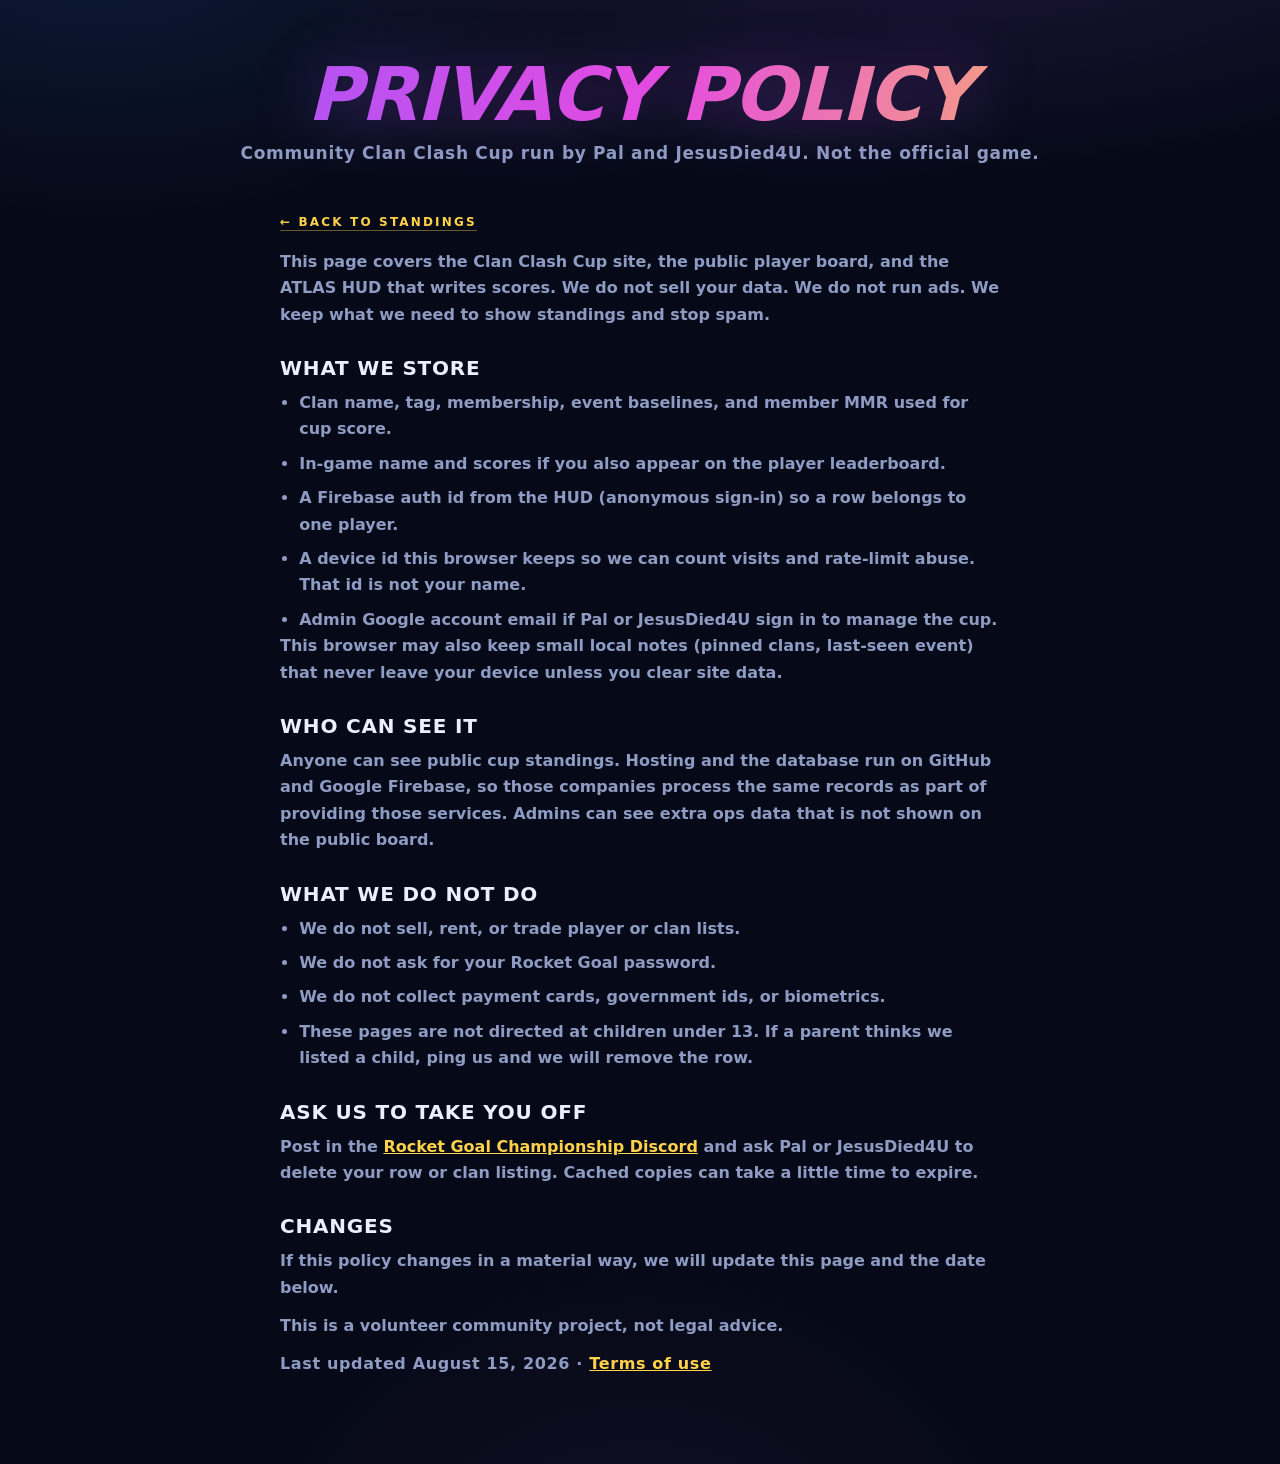
<file: privacy.html>
<!DOCTYPE html>
<html lang="en">
<head>
<meta charset="UTF-8">
<meta name="viewport" content="width=device-width, initial-scale=1.0">
<title>Privacy Policy — Clan Clash Cup</title>
<meta name="description" content="How the community Rocket Goal Clan Clash Cup collects and uses player data.">
<meta name="theme-color" content="#0C1230">
<meta http-equiv="Content-Security-Policy" content="default-src 'self'; style-src 'self' 'unsafe-inline' https://fonts.googleapis.com; font-src https://fonts.gstatic.com; img-src 'self' data:; object-src 'none'; base-uri 'self'">
<link rel="icon" type="image/png" sizes="32x32" href="assets/favicon-32.png">
<link rel="preconnect" href="https://fonts.googleapis.com">
<link rel="preconnect" href="https://fonts.gstatic.com" crossorigin>
<link rel="stylesheet" href="https://fonts.googleapis.com/css2?family=Chakra+Petch:ital,wght@0,500;0,600;0,700;1,600;1,700&family=Rajdhani:wght@500;600;700&display=swap">
<link rel="stylesheet" href="css/clash.css">
</head>
<body>
<div class="wrap">
  <header>
    <h1>Privacy Policy</h1>
    <p class="sub">Community Clan Clash Cup run by Pal and JesusDied4U. Not the official game.</p>
  </header>

  <article class="legal">
    <a class="legal-back" href="index.html">← Back to standings</a>
    <p>This page covers the Clan Clash Cup site, the public player board, and the ATLAS HUD that writes scores. We do not sell your data. We do not run ads. We keep what we need to show standings and stop spam.</p>

    <h2>What we store</h2>
    <ul>
      <li>Clan name, tag, membership, event baselines, and member MMR used for cup score.</li>
      <li>In-game name and scores if you also appear on the player leaderboard.</li>
      <li>A Firebase auth id from the HUD (anonymous sign-in) so a row belongs to one player.</li>
      <li>A device id this browser keeps so we can count visits and rate-limit abuse. That id is not your name.</li>
      <li>Admin Google account email if Pal or JesusDied4U sign in to manage the cup.</li>
    </ul>
    <p>This browser may also keep small local notes (pinned clans, last-seen event) that never leave your device unless you clear site data.</p>

    <h2>Who can see it</h2>
    <p>Anyone can see public cup standings. Hosting and the database run on GitHub and Google Firebase, so those companies process the same records as part of providing those services. Admins can see extra ops data that is not shown on the public board.</p>

    <h2>What we do not do</h2>
    <ul>
      <li>We do not sell, rent, or trade player or clan lists.</li>
      <li>We do not ask for your Rocket Goal password.</li>
      <li>We do not collect payment cards, government ids, or biometrics.</li>
      <li>These pages are not directed at children under 13. If a parent thinks we listed a child, ping us and we will remove the row.</li>
    </ul>

    <h2>Ask us to take you off</h2>
    <p>Post in the <a href="https://discord.gg/MDz7hsrh9m" target="_blank" rel="noopener noreferrer">Rocket Goal Championship Discord</a> and ask Pal or JesusDied4U to delete your row or clan listing. Cached copies can take a little time to expire.</p>

    <h2>Changes</h2>
    <p>If this policy changes in a material way, we will update this page and the date below.</p>
    <p>This is a volunteer community project, not legal advice.</p>
    <p class="legal-updated">Last updated August 15, 2026 · <a href="terms.html">Terms of use</a></p>
  </article>
</div>
</body>
</html>
</file>
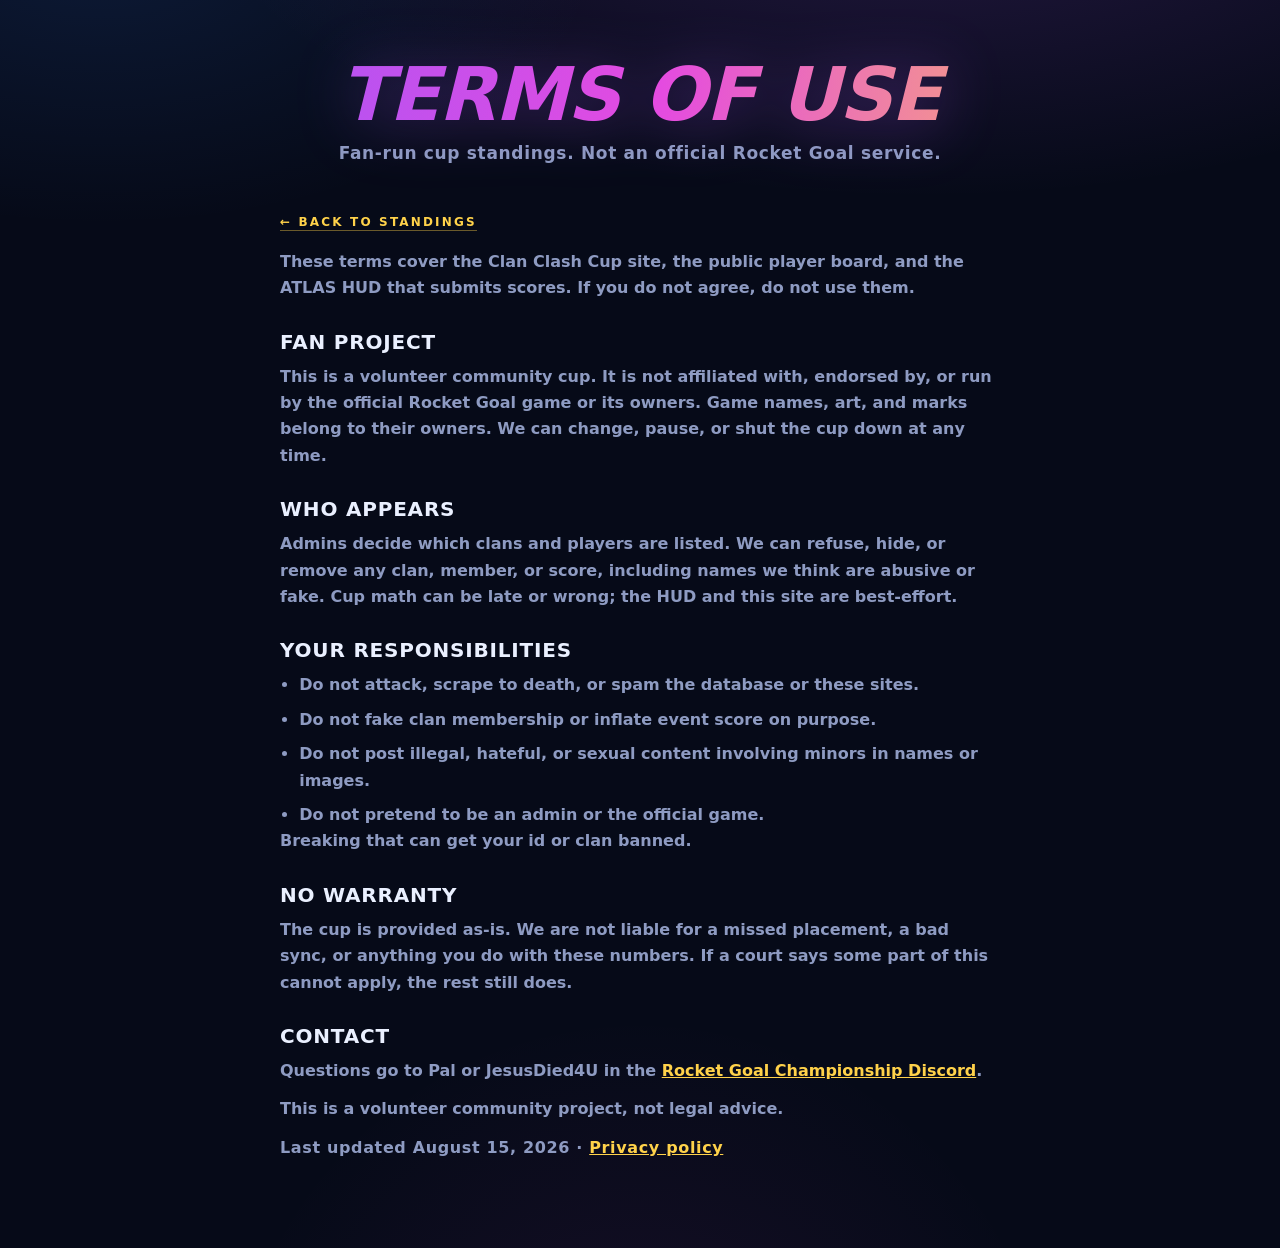
<file: terms.html>
<!DOCTYPE html>
<html lang="en">
<head>
<meta charset="UTF-8">
<meta name="viewport" content="width=device-width, initial-scale=1.0">
<title>Terms of Use — Clan Clash Cup</title>
<meta name="description" content="Terms for the community Rocket Goal Clan Clash Cup and related leaderboard.">
<meta name="theme-color" content="#0C1230">
<meta http-equiv="Content-Security-Policy" content="default-src 'self'; style-src 'self' 'unsafe-inline' https://fonts.googleapis.com; font-src https://fonts.gstatic.com; img-src 'self' data:; object-src 'none'; base-uri 'self'">
<link rel="icon" type="image/png" sizes="32x32" href="assets/favicon-32.png">
<link rel="preconnect" href="https://fonts.googleapis.com">
<link rel="preconnect" href="https://fonts.gstatic.com" crossorigin>
<link rel="stylesheet" href="https://fonts.googleapis.com/css2?family=Chakra+Petch:ital,wght@0,500;0,600;0,700;1,600;1,700&family=Rajdhani:wght@500;600;700&display=swap">
<link rel="stylesheet" href="css/clash.css">
</head>
<body>
<div class="wrap">
  <header>
    <h1>Terms of Use</h1>
    <p class="sub">Fan-run cup standings. Not an official Rocket Goal service.</p>
  </header>

  <article class="legal">
    <a class="legal-back" href="index.html">← Back to standings</a>
    <p>These terms cover the Clan Clash Cup site, the public player board, and the ATLAS HUD that submits scores. If you do not agree, do not use them.</p>

    <h2>Fan project</h2>
    <p>This is a volunteer community cup. It is not affiliated with, endorsed by, or run by the official Rocket Goal game or its owners. Game names, art, and marks belong to their owners. We can change, pause, or shut the cup down at any time.</p>

    <h2>Who appears</h2>
    <p>Admins decide which clans and players are listed. We can refuse, hide, or remove any clan, member, or score, including names we think are abusive or fake. Cup math can be late or wrong; the HUD and this site are best-effort.</p>

    <h2>Your responsibilities</h2>
    <ul>
      <li>Do not attack, scrape to death, or spam the database or these sites.</li>
      <li>Do not fake clan membership or inflate event score on purpose.</li>
      <li>Do not post illegal, hateful, or sexual content involving minors in names or images.</li>
      <li>Do not pretend to be an admin or the official game.</li>
    </ul>
    <p>Breaking that can get your id or clan banned.</p>

    <h2>No warranty</h2>
    <p>The cup is provided as-is. We are not liable for a missed placement, a bad sync, or anything you do with these numbers. If a court says some part of this cannot apply, the rest still does.</p>

    <h2>Contact</h2>
    <p>Questions go to Pal or JesusDied4U in the <a href="https://discord.gg/MDz7hsrh9m" target="_blank" rel="noopener noreferrer">Rocket Goal Championship Discord</a>.</p>
    <p>This is a volunteer community project, not legal advice.</p>
    <p class="legal-updated">Last updated August 15, 2026 · <a href="privacy.html">Privacy policy</a></p>
  </article>
</div>
</body>
</html>
</file>
<file: css/clash.css>
:root{
    --navy-0:#060A18; --navy-1:#0C1230; --navy-2:#131B44;
    --line:rgba(168,120,255,.15); --line-strong:rgba(168,120,255,.30);
    --grad-a:#A855F7; --grad-b:#E44BE0;
    --gold:#FFD24A; --silver:#C9D4E8; --bronze:#E09A5C;
    --gain:#4ADE80; --loss:#FB7185;
    --ink:#EAF0FF; --ink-dim:#8E9BC2;
    --display:'Chakra Petch',system-ui,sans-serif;
    --body:'Rajdhani',system-ui,sans-serif;
    --mono:ui-monospace,'SF Mono',monospace;
  }
  *{margin:0;padding:0;box-sizing:border-box}
  html{scrollbar-color:var(--grad-a) var(--navy-1)}
  body{
    font-family:var(--body);color:var(--ink);min-height:100vh;
    background:
      radial-gradient(1200px 560px at 72% -12%, rgba(168,85,247,.20), transparent 62%),
      radial-gradient(900px 500px at 8% -4%, rgba(56,132,255,.13), transparent 55%),
      radial-gradient(700px 700px at 50% 115%, rgba(228,75,224,.08), transparent 60%),
      var(--navy-0);
    padding:clamp(14px,3vw,44px);
  }
  .wrap{max-width:1020px;margin:0 auto}

  header{position:relative;text-align:center;margin-bottom:clamp(26px,4vw,48px)}
  .chips{display:flex;justify-content:center;gap:10px;flex-wrap:wrap}
  .chip{
    display:inline-flex;align-items:center;gap:8px;
    font-family:var(--display);font-weight:600;font-size:11.5px;letter-spacing:.26em;
    text-transform:uppercase;color:var(--ink-dim);
    border:1px solid var(--line);border-radius:999px;padding:8px 16px;
    background:rgba(12,18,48,.65);backdrop-filter:blur(4px);
  }
  .chip .dot{width:7px;height:7px;border-radius:50%;background:var(--gain);
    box-shadow:0 0 9px var(--gain);animation:pulse 2s infinite}
  .chip.ended .dot{background:var(--loss);box-shadow:0 0 9px var(--loss);animation:none}
  .chip.upcoming .dot{background:var(--gold);box-shadow:0 0 9px var(--gold)}
  .chip.sync .dot{background:var(--ink-dim);box-shadow:none;animation:none}
  .chip.sync.stale{color:var(--gold);border-color:rgba(255,210,74,.4)}
  .chip.sync.stale .dot{background:var(--gold);box-shadow:0 0 9px var(--gold)}
  .chip strong{color:var(--ink);font-variant-numeric:tabular-nums;letter-spacing:.12em}
  @keyframes pulse{50%{opacity:.35}}

  h1{
    font-family:var(--display);font-style:italic;font-weight:700;
    font-size:clamp(40px,7.4vw,74px);line-height:.98;letter-spacing:-.015em;
    margin:20px 0 12px;text-transform:uppercase;
    background:linear-gradient(93deg,var(--grad-a) 8%,var(--grad-b) 52%,var(--gold) 108%);
    -webkit-background-clip:text;background-clip:text;color:transparent;
    filter:drop-shadow(0 6px 30px rgba(168,85,247,.38));
  }
  .sub{color:var(--ink-dim);font-size:17px;font-weight:600;letter-spacing:.04em}
  .halt-banner{margin-top:10px;color:var(--gold);font-size:15px;font-weight:700;letter-spacing:.04em}
  .sub b{color:var(--ink)}
  .sub b.grinding{color:var(--gain);display:inline-flex;align-items:center;gap:6px}
  .sub b.grinding .live-dot{
    width:7px;height:7px;border-radius:50%;background:var(--gain);
    box-shadow:0 0 8px var(--gain);animation:pulse 1.6s infinite;
  }

  .data-state{
    display:flex;align-items:center;justify-content:center;gap:10px;
    margin:0 0 18px;padding:10px 16px;border-radius:12px;
    font-size:14px;font-weight:600;color:var(--ink-dim);
    background:rgba(12,18,48,.72);border:1px solid var(--line);
  }
  .data-state strong{
    flex:none;font:700 11px var(--display);letter-spacing:.18em;
    text-transform:uppercase;color:var(--ink);
  }
  .data-state[data-mode="live"]{border-color:rgba(74,222,128,.3)}
  .data-state[data-mode="live"] strong{color:var(--gain)}
  .data-state[data-mode="degraded"],
  .data-state[data-mode="demo"]{border-color:rgba(255,210,74,.35);background:rgba(255,210,74,.07)}
  .data-state[data-mode="degraded"] strong,
  .data-state[data-mode="demo"] strong{color:var(--gold)}

  .waiting-roster{
    display:grid;grid-template-columns:minmax(250px,.8fr) 1.2fr;gap:20px;
    align-items:center;margin:0 0 18px;padding:16px 18px;border-radius:14px;
    background:rgba(255,210,74,.055);border:1px solid rgba(255,210,74,.22);
  }
  .waiting-roster[hidden]{display:none}
  .waiting-copy{display:flex;flex-direction:column;gap:3px}
  .waiting-copy strong{font:700 15px var(--display);color:var(--ink)}
  .waiting-copy>span:last-child{color:var(--ink-dim);font-size:13px}
  .waiting-kicker{
    color:var(--gold);font:700 10px var(--display);
    letter-spacing:.22em;text-transform:uppercase;
  }
  .waiting-groups{display:flex;flex-direction:column;gap:5px;color:var(--ink-dim);font-size:13px}
  .waiting-groups b{color:var(--ink);font-family:var(--display);margin-right:5px}

  .podium{display:grid;grid-template-columns:1fr 1.15fr 1fr;gap:14px;align-items:end;
    margin:clamp(26px,4vw,40px) 0}
  .step{
    position:relative;border-radius:16px;padding:22px 18px 18px;text-align:center;
    background:linear-gradient(180deg,rgba(20,28,68,.85),rgba(12,18,48,.9));
    border:1px solid var(--line);overflow:hidden;
    box-shadow:0 16px 44px rgba(0,0,0,.4);
  }
  .step::before{content:"";position:absolute;inset:0 0 auto 0;height:3px;
    background:var(--metal,var(--line-strong));box-shadow:0 0 18px var(--metal,transparent)}
  .step.p1{--metal:var(--gold);padding-top:30px;padding-bottom:26px;
    background:linear-gradient(180deg,rgba(48,38,10,.35),rgba(12,18,48,.92)),
               linear-gradient(180deg,rgba(20,28,68,.85),rgba(12,18,48,.9))}
  .step.p2{--metal:var(--silver)} .step.p3{--metal:var(--bronze)}
  .step .place{font-family:var(--display);font-style:italic;font-weight:700;font-size:15px;
    letter-spacing:.3em;color:var(--metal);text-transform:uppercase}
  .step .crest{width:54px;height:54px;margin:12px auto 10px;border-radius:14px;
    display:flex;align-items:center;justify-content:center;
    font-family:var(--display);font-weight:700;font-size:17px;font-style:italic;
    background:rgba(255,255,255,.05);border:1px solid var(--line-strong);
    color:var(--accent,var(--ink));box-shadow:inset 0 0 22px rgba(168,85,247,.12)}
  .step.p1 .crest{width:64px;height:64px;font-size:20px}
  .step .cname{font-family:var(--display);font-weight:700;font-size:17px;letter-spacing:.02em}
  .step .cmeta{font-size:13px;color:var(--ink-dim);font-weight:600;margin-top:2px}
  .step .cscore{font-family:var(--display);font-weight:700;font-size:26px;margin-top:10px;
    color:var(--gain);font-variant-numeric:tabular-nums}
  .step.p1 .cscore{font-size:32px}
  .step .cscore.neg{color:var(--loss)}
  .step .cscore small{display:block;font-size:10.5px;letter-spacing:.22em;
    color:var(--ink-dim);font-weight:600;margin-top:2px;text-transform:uppercase}

  .controls{
    display:grid;grid-template-columns:auto 1fr 190px auto;gap:12px;
    align-items:center;margin-bottom:18px;
  }
  .actions{display:inline-flex;gap:6px}
  .act{
    width:38px;height:38px;border-radius:10px;
    background:rgba(12,18,48,.65);border:1px solid var(--line);
    color:var(--ink-dim);font-size:16px;cursor:pointer;
    display:flex;align-items:center;justify-content:center;
    transition:color .16s,border-color .16s,transform .1s;
  }
  .act:hover{color:var(--ink);border-color:var(--line-strong)}
  .act:active{transform:scale(.94)}
  .act.on{color:var(--gain);border-color:rgba(74,222,128,.4);
    background:rgba(74,222,128,.08)}
  .act:focus-visible{outline:2px solid var(--grad-a);outline-offset:2px}
  .toast{
    position:fixed;bottom:24px;left:50%;transform:translateX(-50%);
    padding:10px 18px;border-radius:999px;
    background:rgba(12,18,48,.92);border:1px solid var(--line-strong);
    color:var(--ink);font-family:var(--display);font-size:12px;
    font-weight:600;letter-spacing:.14em;text-transform:uppercase;
    backdrop-filter:blur(6px);box-shadow:0 12px 32px rgba(0,0,0,.5);
    z-index:60;animation:toastIn .24s ease-out;
  }
  @keyframes toastIn{ from{opacity:0;transform:translate(-50%,10px)} to{opacity:1;transform:translate(-50%,0)} }

  .admin-access{
    position:absolute;top:0;right:0;
    display:grid;grid-template-columns:auto auto;gap:6px 10px;justify-items:end;
    font-family:var(--display);
  }
  .admin-access button{
    padding:7px 12px;border-radius:999px;cursor:pointer;
    color:var(--ink-dim);background:rgba(12,18,48,.72);
    border:1px solid var(--line);font:600 11px var(--display);
    letter-spacing:.08em;
  }
  .admin-access button:hover{color:var(--ink);border-color:var(--line-strong)}
  .admin-access button:focus-visible{outline:2px solid var(--grad-a);outline-offset:2px}
  .admin-access button:disabled{opacity:.45;cursor:not-allowed}
  #adminUserEmail{align-self:center;color:var(--ink-dim);font-size:11px}
  #adminAuthNote{
    grid-column:1/-1;max-width:300px;text-align:right;
    color:var(--ink-dim);font-size:10px;line-height:1.35;
  }

  .admin-panel{
    margin:0 0 20px;padding:24px;
    background:rgba(12,18,48,.9);border:1px solid var(--line-strong);
    border-radius:18px;box-shadow:0 22px 64px rgba(0,0,0,.38);
  }
  .admin-panel[hidden]{display:none}
  .admin-panel-head{
    display:grid;grid-template-columns:1fr minmax(220px,320px);
    align-items:end;gap:24px;margin-bottom:16px;
  }
  .admin-kicker{
    display:block;margin-bottom:5px;color:var(--gold);
    font:700 10px var(--display);letter-spacing:.24em;text-transform:uppercase;
  }
  .admin-panel h2,.admin-disband-card h2{
    font:700 24px/1.15 var(--display);letter-spacing:.01em;
  }
  .admin-panel-head p,.admin-disband-card p{
    margin-top:5px;color:var(--ink-dim);font-size:15px;line-height:1.4;
  }
  #adminClanSearch,.admin-disband-card textarea{
    width:100%;padding:11px 13px;border-radius:10px;
    color:var(--ink);background:rgba(6,10,24,.7);
    border:1px solid var(--line);outline:none;
    font:600 14px var(--body);
  }
  #adminClanSearch:focus,.admin-disband-card textarea:focus{border-color:var(--grad-a)}
  .admin-lock-note{
    padding:9px 12px;margin-bottom:8px;border-radius:9px;
    color:var(--gold);background:rgba(255,210,74,.07);
    font-size:13px;font-weight:600;
  }
  .admin-clan-list{display:flex;flex-direction:column}
  .admin-clan{
    display:grid;grid-template-columns:1fr auto;gap:18px;align-items:center;
    padding:13px 4px;border-bottom:1px solid var(--line);
  }
  .admin-clan:last-child{border-bottom:0}
  .admin-clan-copy{display:flex;flex-direction:column;gap:3px;min-width:0}
  .admin-clan-copy strong{
    overflow:hidden;text-overflow:ellipsis;white-space:nowrap;
    font:700 15px var(--display);
  }
  .admin-clan-copy span{color:var(--ink-dim);font-size:12px}
  .admin-clan-copy .admin-duplicate{color:var(--loss);font-weight:700}
  .admin-empty{padding:24px 0;color:var(--ink-dim);text-align:center}
  .admin-danger,.admin-secondary{
    padding:9px 13px;border-radius:9px;cursor:pointer;
    font:700 11px var(--display);letter-spacing:.05em;
  }
  .admin-danger{
    color:#FFE4E9;background:rgba(251,113,133,.12);
    border:1px solid rgba(251,113,133,.42);
  }
  .admin-danger:hover:not(:disabled){background:rgba(251,113,133,.2)}
  .admin-danger:disabled{opacity:.48;cursor:not-allowed}
  .admin-secondary{color:var(--ink);background:transparent;border:1px solid var(--line)}
  .admin-secondary:hover{border-color:var(--line-strong)}
  .admin-danger:focus-visible,.admin-secondary:focus-visible{
    outline:2px solid var(--grad-a);outline-offset:2px;
  }
  .admin-disband-card{max-width:560px}
  .admin-disband-card label{
    display:block;margin:20px 0 7px;
    color:var(--ink);font:700 12px var(--display);
  }
  .admin-disband-card textarea{resize:vertical;min-height:110px;line-height:1.5}
  .admin-error{min-height:20px!important;color:var(--loss)!important;font-weight:700}
  .admin-disband-actions{display:flex;justify-content:flex-end;gap:9px;margin-top:14px}

  @media (max-width:760px){
    .admin-access{
      position:static;display:flex;justify-content:center;align-items:center;
      flex-wrap:wrap;margin-bottom:16px;
    }
    #adminAuthNote{flex-basis:100%;max-width:none;text-align:center}
    .admin-panel{padding:18px}
    .admin-panel-head{grid-template-columns:1fr;gap:14px}
    .admin-clan{grid-template-columns:1fr}
    .admin-clan .admin-danger{justify-self:start}
  }

  /* Pick banner while the user is picking a compare partner. */
  .pick-banner{
    position:fixed;bottom:24px;left:50%;transform:translateX(-50%);
    display:flex;align-items:center;gap:14px;z-index:55;
    padding:11px 18px;border-radius:999px;
    background:rgba(168,85,247,.18);border:1px solid var(--grad-a);
    color:var(--ink);font-family:var(--display);font-size:12px;
    font-weight:600;letter-spacing:.14em;text-transform:uppercase;
    backdrop-filter:blur(6px);box-shadow:0 12px 32px rgba(0,0,0,.5);
    animation:toastIn .24s ease-out;
  }
  .pick-banner[hidden]{display:none}
  .pick-banner b{color:var(--grad-a);letter-spacing:.05em}
  .link-btn{
    background:transparent;border:none;color:var(--ink-dim);
    font:inherit;cursor:pointer;text-decoration:underline;letter-spacing:.14em;
  }
  .link-btn:hover{color:var(--ink)}

  /* Compare modal */
  .modal{position:fixed;inset:0;z-index:100;display:flex;align-items:center;justify-content:center;padding:20px}
  .modal[hidden]{display:none}
  .modal-scrim{position:absolute;inset:0;background:rgba(6,10,24,.7);backdrop-filter:blur(6px)}
  .modal-card{
    position:relative;max-width:960px;width:100%;max-height:90vh;overflow:auto;
    background:linear-gradient(180deg,rgba(19,27,68,.98),rgba(12,18,48,.98));
    border:1px solid var(--line-strong);border-radius:20px;
    box-shadow:0 30px 80px rgba(0,0,0,.6),inset 0 1px 0 rgba(255,255,255,.05);
    padding:28px 28px 24px;color:var(--ink);
  }
  .cmp-close{position:absolute;top:14px;right:14px;
    width:34px;height:34px;border-radius:50%;
    background:transparent;border:1px solid var(--line);color:var(--ink-dim);
    font-size:16px;cursor:pointer;line-height:1;
    display:flex;align-items:center;justify-content:center;
  }
  .cmp-close:hover{color:var(--ink);border-color:var(--line-strong)}
  .cmp-shot{position:absolute;top:14px;right:56px;
    width:34px;height:34px;border-radius:50%;
    background:transparent;border:1px solid var(--line);color:var(--ink-dim);
    font-size:15px;cursor:pointer;line-height:1;
    display:flex;align-items:center;justify-content:center;
  }
  .cmp-shot:hover{color:var(--ink);border-color:var(--line-strong)}
  .cmp-title{font-family:var(--display);font-weight:700;font-style:italic;font-size:22px;
    text-transform:uppercase;letter-spacing:.05em;margin-bottom:6px}
  .cmp-sub{color:var(--ink-dim);font-size:13px;font-weight:600;margin-bottom:20px}
  .cmp-grid{display:grid;grid-template-columns:1fr auto 1fr;gap:14px;align-items:stretch}
  .cmp-side{
    padding:18px;border-radius:16px;
    background:rgba(12,18,48,.6);border:1px solid var(--line);
    display:flex;flex-direction:column;gap:12px;
  }
  .cmp-side-head{display:flex;align-items:center;gap:14px}
  .cmp-side-head>div:last-child{min-width:0}
  .cmp-side-head .cname{font-family:var(--display);font-weight:700;font-size:20px;letter-spacing:.02em;
    white-space:nowrap;overflow:hidden;text-overflow:ellipsis}
  .cmp-side-head .cmeta{color:var(--ink-dim);font-size:12px;font-weight:600}
  .cmp-score{font-family:var(--display);font-weight:700;font-size:34px;
    font-variant-numeric:tabular-nums;color:var(--gain)}
  .cmp-score.neg{color:var(--loss)} .cmp-score.zero{color:var(--ink-dim)}
  .cmp-gap{
    align-self:start;margin-top:84px;font-family:var(--display);font-weight:700;
    font-size:28px;color:var(--gold);text-align:center;
    text-shadow:0 0 16px rgba(255,210,74,.5);
  }
  .cmp-gap small{display:block;font-size:10.5px;letter-spacing:.22em;
    color:var(--ink-dim);font-weight:600;margin-top:2px}
  .cmp-contribs{list-style:none;display:flex;flex-direction:column;gap:6px}
  .cmp-contribs li{
    display:grid;grid-template-columns:minmax(0,1fr) 7ch;gap:10px;align-items:center;
    padding:6px 10px;border-radius:8px;background:rgba(255,255,255,.02);
  }
  .cmp-contribs .n{min-width:0;overflow:hidden;text-overflow:ellipsis;white-space:nowrap;
    font-family:var(--display);font-weight:600;font-size:13px}
  .cmp-contribs .d{inline-size:7ch;text-align:left;justify-self:end;
    font-family:var(--display);font-weight:700;font-variant-numeric:tabular-nums;color:var(--gain)}
  .cmp-contribs .d.neg{color:var(--loss)} .cmp-contribs .d.none{color:var(--ink-dim)}

  @media (max-width:680px){
    .cmp-grid{grid-template-columns:1fr;gap:10px}
    .cmp-gap{align-self:center;margin-top:0;padding:6px 0}
  }
  .tabs{
    display:inline-flex;border:1px solid var(--line);border-radius:999px;
    padding:3px;background:rgba(12,18,48,.65);backdrop-filter:blur(4px);
  }
  .tab{
    font-family:var(--display);font-weight:600;font-size:11.5px;
    letter-spacing:.22em;text-transform:uppercase;
    padding:8px 16px;border-radius:999px;
    background:transparent;border:none;color:var(--ink-dim);cursor:pointer;
    transition:color .16s ease,background .16s ease;
  }
  .tab.active{
    background:linear-gradient(93deg,var(--grad-a),var(--grad-b));
    color:var(--ink);
  }
  .tab:focus-visible{outline:2px solid var(--grad-a);outline-offset:2px}
  .controls input[type=search],.controls select{
    font-family:var(--display);font-weight:600;font-size:13px;
    color:var(--ink);background:rgba(12,18,48,.65);
    border:1px solid var(--line);border-radius:12px;
    padding:10px 14px;letter-spacing:.02em;
    outline:none;transition:border-color .16s ease;
    -webkit-appearance:none;appearance:none;
  }
  .controls input[type=search]:focus,.controls select:focus{border-color:var(--line-strong)}
  .controls input[type=search]:focus-visible,.controls select:focus-visible,
  #adminClanSearch:focus-visible,.admin-disband-card textarea:focus-visible,
  .archive-toolbar select:focus-visible,.archive-clear:focus-visible,
  .replay-range input:focus-visible{
    outline:2px solid var(--grad-a);outline-offset:2px;
  }
  .controls input:disabled,.controls select:disabled{opacity:.42;cursor:not-allowed}
  .controls input[type=search]{min-width:0;width:100%}
  .controls input[type=search]::placeholder{color:var(--ink-dim)}
  .controls select{
    background-image:linear-gradient(45deg,transparent 50%,var(--ink-dim) 50%),
      linear-gradient(135deg,var(--ink-dim) 50%,transparent 50%);
    background-position:calc(100% - 18px) 50%,calc(100% - 13px) 50%;
    background-size:5px 5px,5px 5px;background-repeat:no-repeat;
    padding-right:34px;
  }

  .board{
    background:linear-gradient(180deg,rgba(19,27,68,.72),rgba(12,18,48,.86));
    border:1px solid var(--line);border-radius:18px;backdrop-filter:blur(6px);
    box-shadow:0 22px 64px rgba(0,0,0,.46), inset 0 1px 0 rgba(255,255,255,.04);
    overflow:hidden;
  }
  .board-head{
    display:grid;grid-template-columns:64px 1fr 150px 44px;gap:12px;align-items:center;
    padding:15px 100px 15px 22px;border-bottom:1px solid var(--line);
    font-family:var(--display);font-size:11px;font-weight:600;letter-spacing:.26em;
    text-transform:uppercase;color:var(--ink-dim);
    position:sticky;top:0;background:rgba(12,18,48,.92);backdrop-filter:blur(8px);z-index:5;
  }
  .board-head .num{text-align:right}

  .clan{border-bottom:1px solid var(--line);position:relative}
  .clan:last-child{border-bottom:none}
  .clan.pinned{background:linear-gradient(90deg,rgba(255,210,74,.05),transparent 40%)}
  .pin-btn{
    position:absolute;top:14px;right:22px;z-index:2;
    width:26px;height:26px;border-radius:50%;
    background:transparent;border:none;cursor:pointer;
    color:var(--ink-dim);font-size:14px;padding:0;
    display:flex;align-items:center;justify-content:center;
    transition:color .16s ease,transform .16s ease;
  }
  .pin-btn:hover{color:var(--gold);transform:scale(1.15)}
  .pin-btn:focus-visible{outline:2px solid var(--grad-a);outline-offset:2px;border-radius:50%}
  .clan.pinned .pin-btn{color:var(--gold);text-shadow:0 0 10px rgba(255,210,74,.5)}
  .vs-btn{
    position:absolute;top:14px;right:56px;z-index:2;
    height:24px;padding:0 10px;border-radius:999px;
    background:transparent;border:1px solid var(--line);cursor:pointer;
    color:var(--ink-dim);font-family:var(--display);font-weight:700;
    font-size:10px;letter-spacing:.16em;text-transform:uppercase;
    transition:color .16s,border-color .16s,background .16s;
  }
  .vs-btn:hover{color:var(--ink);border-color:var(--line-strong)}
  .vs-btn.on{color:var(--ink);background:linear-gradient(93deg,var(--grad-a),var(--grad-b));border-color:transparent}
  .vs-btn:focus-visible{outline:2px solid var(--grad-a);outline-offset:2px}
  .clan-row{
    display:grid;grid-template-columns:64px 1fr 150px 44px;gap:12px;align-items:center;
    width:100%;padding:17px 100px 17px 22px;background:none;border:none;cursor:pointer;
    color:inherit;font:inherit;text-align:left;transition:background .16s ease;
  }
  .clan-row:hover{background:rgba(168,85,247,.07)}
  .clan-row:focus-visible{outline:2px solid var(--grad-a);outline-offset:-2px;border-radius:8px}

  .rank{font-family:var(--display);font-style:italic;font-weight:700;font-size:25px;color:var(--ink-dim)}
  .rank.r1{color:var(--gold);text-shadow:0 0 18px rgba(255,210,74,.4)}
  .rank.r2{color:var(--silver)} .rank.r3{color:var(--bronze)}

  .clan-id{display:flex;align-items:center;gap:14px;min-width:0}
  .crest-sm{flex:none;width:42px;height:42px;border-radius:11px;
    display:flex;align-items:center;justify-content:center;
    font-family:var(--display);font-weight:700;font-size:13px;font-style:italic;
    background:rgba(255,255,255,.045);border:1px solid var(--line-strong);
    color:var(--accent,var(--ink))}
  .clan-text{display:flex;flex-direction:column;gap:7px;min-width:0;flex:1}
  .clan-name-line{display:flex;align-items:baseline;gap:9px;flex-wrap:wrap}
  .clan-tag{font-family:var(--display);font-weight:700;font-size:18px;letter-spacing:.02em}
  .clan-meta{font-size:13px;color:var(--ink-dim);font-weight:600;letter-spacing:.03em}

  .momentum{
    display:inline-flex;align-items:center;gap:5px;
    font-family:var(--display);font-weight:700;font-size:11px;
    letter-spacing:.06em;padding:3px 8px;border-radius:6px;
    border:1px solid transparent;font-variant-numeric:tabular-nums;
    white-space:nowrap;
  }
  .momentum.hot{color:var(--gain);border-color:rgba(74,222,128,.35);
    background:rgba(74,222,128,.08);text-shadow:0 0 6px rgba(74,222,128,.4)}
  .momentum.cold{color:var(--loss);border-color:rgba(251,113,133,.35);
    background:rgba(251,113,133,.06)}
  .momentum.flat{color:var(--ink-dim);border-color:var(--line);
    background:rgba(255,255,255,.02)}
  .projection{margin-top:8px;font-family:var(--display);font-size:11px;
    letter-spacing:.18em;text-transform:uppercase;color:var(--ink-dim)}
  .projection b{color:var(--gold);font-weight:700;font-variant-numeric:tabular-nums}

  .relay{display:flex;height:8px;border-radius:999px;overflow:hidden;
    background:rgba(255,255,255,.05);max-width:480px}
  .relay span{display:block;height:100%;min-width:2px;transition:filter .15s ease}
  .relay span:hover{filter:brightness(1.4)}
  .relay.empty{background:repeating-linear-gradient(90deg,rgba(255,255,255,.05) 0 6px,transparent 6px 12px)}

  .clan-score{text-align:right}
  .clan-score .val{font-family:var(--display);font-weight:700;font-size:23px;color:var(--gain);
    font-variant-numeric:tabular-nums}
  .clan-score .val.neg{color:var(--loss)}
  .clan-score .val.zero{color:var(--ink-dim)}
  .clan-score .lbl{font-size:11px;color:var(--ink-dim);letter-spacing:.18em;
    text-transform:uppercase;font-weight:600}

  .chev{justify-self:center;color:var(--ink-dim);transition:transform .22s ease;font-size:12px}
  .clan.open .chev{transform:rotate(180deg);color:var(--grad-a)}

  .members{max-height:0;overflow:hidden;transition:max-height .3s ease}
  .clan.open .members{max-height:900px}
  .members-inner{padding:2px 22px 20px}
  table{width:100%;border-collapse:collapse}
  thead th{font-family:var(--display);font-size:10px;font-weight:600;letter-spacing:.24em;
    text-transform:uppercase;color:var(--ink-dim);text-align:left;
    padding:8px 10px;border-bottom:1px solid var(--line)}
  thead th.num,td.num{text-align:right;font-variant-numeric:tabular-nums}
  tbody td{padding:10px;font-size:15px;font-weight:600;border-bottom:1px solid rgba(168,120,255,.07)}
  tbody tr:last-child td{border-bottom:none}
  .m-name{display:flex;align-items:center;gap:10px;min-width:0}
  .ava{flex:none;width:28px;height:28px;border-radius:8px;
    display:flex;align-items:center;justify-content:center;
    font-family:var(--display);font-weight:700;font-size:11px;
    background:rgba(255,255,255,.05);border:1px solid var(--line);
    color:var(--seg,var(--ink-dim));position:relative}
  /* Freshness dot — signals when a player last synced their MMR. */
  .ava::after{
    content:"";position:absolute;top:-3px;right:-3px;
    width:9px;height:9px;border-radius:50%;
    border:2px solid var(--navy-1);background:var(--ink-dim);
    transition:background .3s ease,box-shadow .3s ease,opacity .3s ease;
  }
  .ava.sync-hot::after{background:var(--gain);box-shadow:0 0 8px var(--gain);animation:pulse 1.6s infinite}
  .ava.sync-warm::after{background:var(--gold);box-shadow:0 0 6px rgba(255,210,74,.5)}
  .ava.sync-cold::after{background:var(--ink-dim);opacity:.5}
  .ava.sync-none::after{display:none}
  /* MVP crown next to the top individual contributor across all clans. */
  .mvp-crown{font-size:14px;color:var(--gold);
    text-shadow:0 0 10px rgba(255,210,74,.6);
    animation:pulse 2.4s infinite;line-height:1}
  /* Row flashes green for a beat when its delta just increased. */
  tbody tr.just-gained{animation:rowFlash 2.4s ease-out}
  @keyframes rowFlash{
    0%{background:rgba(74,222,128,.22)}
    60%{background:rgba(74,222,128,.08)}
    100%{background:transparent}
  }
  /* Active clan pulse — visible on the crest without expanding the row. */
  .crest-sm.active,.crest.active{
    box-shadow:0 0 0 0 rgba(74,222,128,.55);
    animation:activePulse 2s infinite;
  }
  @keyframes activePulse{
    0%{box-shadow:0 0 0 0 rgba(74,222,128,.5),inset 0 0 22px rgba(168,85,247,.12)}
    70%{box-shadow:0 0 0 8px rgba(74,222,128,0),inset 0 0 22px rgba(168,85,247,.12)}
    100%{box-shadow:0 0 0 0 rgba(74,222,128,0),inset 0 0 22px rgba(168,85,247,.12)}
  }
  .role{font-family:var(--display);font-size:9.5px;font-weight:600;letter-spacing:.14em;
    text-transform:uppercase;padding:3px 8px;border-radius:6px;
    border:1px solid var(--line);color:var(--ink-dim);white-space:nowrap}
  .role.leader{color:var(--gold);border-color:rgba(255,210,74,.4)}
  .role.coleader{color:var(--grad-a);border-color:rgba(168,85,247,.4)}
  .role.elder{color:#7DD3FC;border-color:rgba(125,211,252,.35)}
  .delta{font-family:var(--display);font-weight:700}
  .delta.up{color:var(--gain)} .delta.down{color:var(--loss)} .delta.none{color:var(--ink-dim)}
  .delta.bench{color:#ff9a3c;font-size:11px;letter-spacing:.14em}
  .nobase td{opacity:.5}
  tr.bench td{opacity:.6}
  tr.bench td:first-child .m-name{color:#ff9a3c}
  .note{font-size:12px;color:var(--ink-dim);letter-spacing:.05em;padding:10px 10px 0;font-weight:600}

  .board-head.players-head{grid-template-columns:64px 1fr 140px 100px}
  .players-row{
    display:grid;grid-template-columns:64px 1fr 140px 100px;gap:12px;
    align-items:center;padding:16px 22px;border-bottom:1px solid var(--line);
  }
  .players-row:last-child{border-bottom:none}
  .p-ident{display:flex;align-items:center;gap:14px;min-width:0}
  .p-name{display:flex;flex-direction:column;gap:2px;min-width:0}
  .p-name .n{font-family:var(--display);font-weight:700;font-size:17px;letter-spacing:.02em}
  .p-name .c{font-size:12.5px;color:var(--ink-dim);font-weight:600;letter-spacing:.03em}
  .p-name .c b{color:var(--accent,var(--ink));font-family:var(--display);letter-spacing:.05em}
  .p-delta{text-align:right;font-family:var(--display);font-weight:700;font-size:22px;
    font-variant-numeric:tabular-nums}
  .p-delta.up{color:var(--gain)} .p-delta.down{color:var(--loss)}
  .p-mmr{text-align:right;font-family:var(--display);font-weight:600;font-size:14px;
    color:var(--ink-dim);font-variant-numeric:tabular-nums;letter-spacing:.04em}

  .archive-heading{
    display:flex;justify-content:space-between;align-items:end;gap:24px;
    padding:22px;border-bottom:1px solid var(--line);
  }
  .archive-heading h2{font:700 24px/1.1 var(--display)}
  .archive-heading p{max-width:360px;text-align:right;color:var(--ink-dim);font-size:14px}
  .archive-kicker{
    display:block;color:var(--grad-a);font:700 10px var(--display);
    letter-spacing:.24em;text-transform:uppercase;margin-bottom:5px;
  }
  .archive-toolbar{
    display:grid;grid-template-columns:auto minmax(220px,1fr) auto;
    align-items:center;gap:12px;padding:18px 22px;border-bottom:1px solid var(--line);
  }
  .archive-toolbar label{
    color:var(--ink-dim);font:700 10px var(--display);
    letter-spacing:.2em;text-transform:uppercase;
  }
  .archive-toolbar select{
    min-width:0;padding:10px 34px 10px 13px;border-radius:10px;
    color:var(--ink);background:var(--navy-1);border:1px solid var(--line);
    font:600 13px var(--display);
  }
  .archive-clear{
    padding:10px 13px;border-radius:9px;cursor:pointer;
    color:#FFE4E9;background:rgba(251,113,133,.1);
    border:1px solid rgba(251,113,133,.35);
    font:700 11px var(--display);
  }
  .archive-note{padding:12px 22px 0;color:var(--gold);font-weight:600}
  .replay-head{
    display:flex;align-items:end;justify-content:space-between;gap:18px;
    padding:20px 22px 10px;
  }
  .replay-head>div{display:flex;flex-direction:column;gap:2px}
  .replay-head strong{font:700 20px var(--display)}
  .replay-head span:not(.archive-kicker){color:var(--ink-dim);font-size:13px}
  .replay-head output{
    color:var(--ink-dim);font:700 12px var(--mono);font-variant-numeric:tabular-nums;
  }
  .replay-range{
    display:grid;grid-template-columns:auto 1fr auto;gap:12px;align-items:center;
    padding:8px 22px 18px;color:var(--ink-dim);font-size:12px;font-weight:700;
  }
  .replay-range input{width:100%;accent-color:var(--grad-a);cursor:pointer}
  .archive-list{border-top:1px solid var(--line)}
  .archive-clan{
    display:grid;grid-template-columns:64px 1fr 140px;gap:12px;align-items:center;
    padding:15px 22px;border-bottom:1px solid var(--line);
  }
  .archive-clan:last-child{border-bottom:0}
  .archive-clan-name{display:flex;flex-direction:column}
  .archive-clan-name b{font:700 16px var(--display)}
  .archive-clan-name small{color:var(--ink-dim);font-size:12px}
  .archive-clan>strong{
    text-align:right;color:var(--gain);font:700 20px var(--display);
    font-variant-numeric:tabular-nums;
  }
  .archive-clan>strong.neg{color:var(--loss)}

  .state{padding:56px 24px;text-align:center;color:var(--ink-dim);font-weight:600;font-size:16px}
  .state .big{font-family:var(--display);font-style:italic;font-weight:700;font-size:22px;
    color:var(--ink);margin-bottom:8px;text-transform:uppercase;letter-spacing:.04em}
  .skeleton{padding:10px 22px 22px}
  .sk-row{height:64px;border-radius:12px;margin-top:12px;
    background:linear-gradient(100deg,rgba(255,255,255,.03) 30%,rgba(255,255,255,.08) 50%,rgba(255,255,255,.03) 70%);
    background-size:200% 100%;animation:shimmer 1.4s infinite}
  @keyframes shimmer{to{background-position:-200% 0}}

  .banner{margin:0 0 18px;padding:12px 18px;border-radius:12px;text-align:center;
    font-family:var(--display);font-size:12px;font-weight:600;letter-spacing:.14em;
    text-transform:uppercase;border:1px solid rgba(255,210,74,.35);
    background:rgba(255,210,74,.07);color:var(--gold);display:none}

  /* Broadcast-style ticker fed by history diffs — rank flips and big gains. */
  .ticker{
    display:flex;align-items:center;gap:12px;
    margin:0 0 18px;padding:10px 14px;border-radius:14px;
    border:1px solid var(--line);background:rgba(12,18,48,.72);
    backdrop-filter:blur(6px);overflow:hidden;
  }
  .ticker-label{
    flex:none;font-family:var(--display);font-weight:700;font-size:11px;
    letter-spacing:.32em;padding:5px 10px;border-radius:6px;
    background:linear-gradient(93deg,var(--grad-a),var(--grad-b));color:var(--ink);
  }
  .ticker-strip{
    display:flex;gap:10px;overflow-x:auto;overflow-y:hidden;
    scrollbar-width:none;-ms-overflow-style:none;
    mask-image:linear-gradient(90deg,black 92%,transparent);
    -webkit-mask-image:linear-gradient(90deg,black 92%,transparent);
  }
  .ticker-strip::-webkit-scrollbar{display:none}
  .tick{
    flex:none;display:inline-flex;align-items:center;gap:6px;
    font-family:var(--body);font-size:13px;font-weight:600;
    padding:6px 12px;border-radius:999px;
    border:1px solid var(--line-strong);background:rgba(255,255,255,.03);
    color:var(--ink);white-space:nowrap;animation:tickIn .32s ease-out;
  }
  .tick b{font-family:var(--display);font-weight:700;letter-spacing:.03em}
  .tick small{color:var(--ink-dim);font-weight:600;font-size:11px}
  .tick-arrow{font-family:var(--display);font-weight:700;font-size:13px}
  .tick-up   .tick-arrow{color:var(--gain);text-shadow:0 0 8px var(--gain)}
  .tick-down .tick-arrow{color:var(--loss);text-shadow:0 0 8px var(--loss)}
  @keyframes tickIn{
    from{opacity:0;transform:translateX(-14px)}
    to  {opacity:1;transform:translateX(0)}
  }

  footer{text-align:center;margin-top:26px;color:var(--ink-dim);font-size:13px;
    font-weight:600;letter-spacing:.05em;line-height:1.8}
  footer code{font-family:var(--mono);font-size:12px;color:var(--grad-a)}
  footer a{
    color:var(--gold);text-decoration:none;font-weight:700;
    border-bottom:1px solid rgba(255,210,74,.4);padding-bottom:1px;
  }
  footer a:hover{color:var(--ink);border-color:var(--ink)}
  .footer-legal{
    display:flex;justify-content:center;align-items:center;gap:10px;
    margin-top:12px;font:700 12px var(--display);letter-spacing:.18em;text-transform:uppercase;
  }
  .footer-legal span{color:var(--ink-dim);border:0;padding:0}

  .legal{max-width:720px;margin:8px auto 48px;text-align:left}
  .legal-back{
    display:inline-block;margin-bottom:18px;
    font:700 12px var(--display);letter-spacing:.18em;text-transform:uppercase;
    color:var(--gold);text-decoration:none;border-bottom:1px solid rgba(255,210,74,.4);padding-bottom:1px;
  }
  .legal-back:hover{color:var(--ink);border-color:var(--ink)}
  .legal h2{
    font-family:var(--display);font-weight:700;font-size:20px;letter-spacing:.04em;
    text-transform:uppercase;color:var(--ink);margin:28px 0 10px;
  }
  .legal p,.legal li{color:var(--ink-dim);font-size:16px;font-weight:600;line-height:1.65}
  .legal p + p{margin-top:12px}
  .legal ul{margin:10px 0 0 1.2em;display:grid;gap:8px}
  .legal a{color:var(--gold);font-weight:700}
  .legal-updated{margin-top:28px;color:var(--ink-dim);font-size:13px;letter-spacing:.04em}
  .perms-note{display:block;color:var(--ink-dim);font-size:12px;font-style:italic;opacity:.8}
  .perms-note:empty{display:none}

  @media (max-width:680px){
    body{overflow-x:hidden}
    h1{font-size:clamp(32px,10vw,40px)}
    .podium{grid-template-columns:1fr;gap:10px}
    .step{display:grid;grid-template-columns:auto 1fr auto;align-items:center;
      text-align:left;gap:4px 14px;padding:14px 16px}
    .step .place{grid-row:1}
    .step .crest{grid-row:1 / span 2;grid-column:1;margin:0;width:46px;height:46px;font-size:14px}
    .step.p1 .crest{width:52px;height:52px;font-size:15px}
    .step .cname{grid-column:2}
    .step .cmeta{grid-column:2}
    .step .cscore{grid-row:1 / span 3;grid-column:3;margin:0;font-size:22px}
    .step.p1 .cscore{font-size:26px}
    .board-head{grid-template-columns:42px 1fr 92px 26px;padding:13px 76px 13px 14px}
    .clan-row{grid-template-columns:42px 1fr 92px 26px;padding:14px 76px 14px 14px}
    .rank{font-size:19px} .clan-tag{font-size:15.5px}
    .crest-sm{width:34px;height:34px;font-size:11px}
    .clan-score .val{font-size:18px}
    .members-inner{padding:0 10px 16px;overflow-x:auto}
    thead th:nth-child(3),tbody td:nth-child(3){display:none}
    .controls{grid-template-columns:minmax(0,1fr);gap:8px;max-width:100%}
    .controls>*{min-width:0;max-width:100%}
    .tabs{display:flex;width:100%;overflow-x:auto}
    .tab{flex:1;min-height:44px;padding-inline:10px;white-space:nowrap}
    .controls select{width:100%}
    .actions{justify-content:flex-start;flex-wrap:wrap}
    .act{width:44px;height:44px}
    .data-state{align-items:flex-start;flex-direction:column;gap:3px}
    .waiting-roster{grid-template-columns:1fr;gap:10px}
    .archive-heading{align-items:flex-start;flex-direction:column;gap:6px}
    .archive-heading p{text-align:left}
    .archive-toolbar{grid-template-columns:1fr}
    .archive-clan{grid-template-columns:42px 1fr 90px;padding:14px}
    .modal-card{padding:20px 18px}
    .pin-btn{top:11px;right:14px;width:22px;height:22px;font-size:12px}
    .vs-btn{top:11px;right:42px;height:20px;padding:0 8px;font-size:9px;letter-spacing:.12em}
    .board-head.players-head{grid-template-columns:42px 1fr 84px 60px;padding:13px 14px}
    .players-row{grid-template-columns:42px 1fr 84px 60px;padding:14px 14px}
    .p-name .n{font-size:14.5px}
    .p-delta{font-size:16px}
    footer{overflow-wrap:anywhere}
  }
  @media (prefers-reduced-motion:reduce){
    *,*::before,*::after{animation:none!important;transition:none!important}
    html{scroll-behavior:auto!important}
  }

  /* Event-end reveal — one-shot celebration overlay when phase flips to ended. */
  .reveal{
    position:fixed;inset:0;z-index:120;display:flex;
    align-items:center;justify-content:center;padding:24px;
    background:radial-gradient(1200px 800px at 50% 30%,rgba(168,85,247,.22),transparent 65%),
      rgba(6,10,24,.94);
    backdrop-filter:blur(8px);
    animation:revealIn .5s ease-out;
  }
  .reveal[hidden]{display:none}
  .reveal-confetti{position:absolute;inset:0;width:100%;height:100%;pointer-events:none}
  .reveal-inner{
    position:relative;text-align:center;max-width:640px;
    animation:revealPop .6s cubic-bezier(.16,.9,.3,1.1);
  }
  .reveal-eyebrow{
    font-family:var(--display);font-weight:700;font-size:12px;
    letter-spacing:.4em;color:var(--ink-dim);text-transform:uppercase;
    margin-bottom:14px;
  }
  .reveal-champ{
    font-family:var(--display);font-style:italic;font-weight:700;
    font-size:clamp(56px,10vw,120px);line-height:.95;letter-spacing:-.02em;
    text-transform:uppercase;
    background:linear-gradient(93deg,var(--grad-a) 5%,var(--grad-b) 45%,var(--gold) 105%);
    -webkit-background-clip:text;background-clip:text;color:transparent;
    filter:drop-shadow(0 10px 40px rgba(255,210,74,.35));
  }
  .reveal-name{color:var(--ink);font-family:var(--display);font-weight:600;
    font-size:22px;letter-spacing:.03em;margin-top:8px}
  .reveal-score{font-family:var(--display);font-weight:700;
    font-size:38px;color:var(--gain);margin-top:12px;
    font-variant-numeric:tabular-nums}
  .reveal-score small{display:block;font-size:11px;letter-spacing:.28em;
    color:var(--ink-dim);font-weight:600;margin-top:4px;text-transform:uppercase}
  .reveal-podium{
    display:flex;justify-content:center;gap:12px;flex-wrap:wrap;
    list-style:none;margin:28px 0 22px;padding:0;
  }
  .reveal-podium li{
    padding:10px 16px;border-radius:12px;
    background:rgba(12,18,48,.7);border:1px solid var(--line-strong);
    font-family:var(--display);font-weight:700;letter-spacing:.03em;
    display:flex;align-items:center;gap:10px;
  }
  .reveal-podium li b{color:var(--metal,var(--ink))}
  .reveal-podium li.p2{--metal:var(--silver)}
  .reveal-podium li.p3{--metal:var(--bronze)}
  .reveal-podium li small{color:var(--ink-dim);font-weight:600;font-size:12px;
    font-variant-numeric:tabular-nums}
  .reveal-dismiss{
    font-family:var(--display);font-weight:700;font-size:12px;
    letter-spacing:.22em;text-transform:uppercase;
    padding:12px 22px;border-radius:999px;cursor:pointer;
    background:linear-gradient(93deg,var(--grad-a),var(--grad-b));
    color:var(--ink);border:none;
    box-shadow:0 12px 32px rgba(168,85,247,.35);
    transition:transform .12s;
  }
  .reveal-dismiss:hover{transform:translateY(-2px)}
  @keyframes revealIn{ from{opacity:0} to{opacity:1} }
  @keyframes revealPop{
    0%{opacity:0;transform:scale(.85)}
    100%{opacity:1;transform:scale(1)}
  }

  /* Streamer / broadcast mode — press F. Hides chrome, boosts type,
     centers the board. Meant for OBS overlays or fullscreen kiosks. */
  body.stream-mode{padding:24px 40px}
  body.stream-mode .controls,
  body.stream-mode footer,
  body.stream-mode .banner,
  body.stream-mode .perms-note,
  body.stream-mode #syncLine,
  body.stream-mode .actions,
  body.stream-mode .pin-btn,
  body.stream-mode .vs-btn{display:none!important}
  body.stream-mode .wrap{max-width:1280px}
  body.stream-mode h1{font-size:clamp(48px,8.5vw,96px)}
  body.stream-mode .sub{font-size:19px}
  body.stream-mode .clan-tag{font-size:22px}
  body.stream-mode .clan-score .val{font-size:30px}
  body.stream-mode .rank{font-size:32px}
  body.stream-mode .board-head{grid-template-columns:80px 1fr 180px 0}
  body.stream-mode .clan-row{grid-template-columns:80px 1fr 180px 0;padding:22px 26px;cursor:default}
  body.stream-mode .step .cscore{font-size:34px}
  body.stream-mode .step.p1 .cscore{font-size:44px}
  body.stream-mode .clan.open .members{max-height:0}   /* collapse everything for a clean board */
  body.stream-mode .chev{display:none}
  body.stream-mode .ticker{padding:12px 18px;font-size:14px}
</file>
